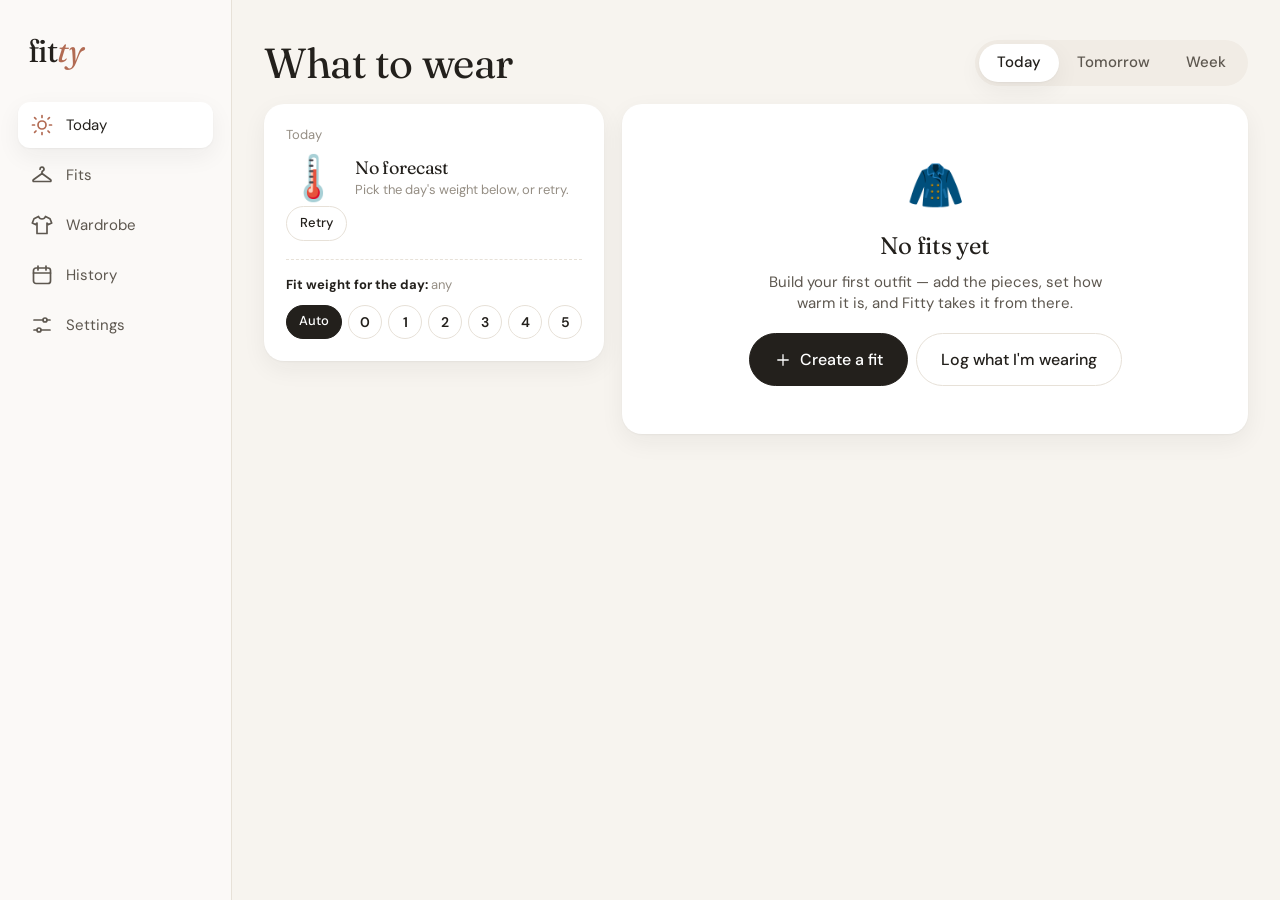
<file: index.html>
<!DOCTYPE html>
<html lang="en">
<head>
  <meta charset="utf-8">
  <meta name="viewport" content="width=device-width, initial-scale=1, viewport-fit=cover">
  <title>fitty</title>
  <meta name="description" content="Fitty picks your outfit so you don't have to.">
  <meta name="theme-color" content="#F7F4EF">
  <meta name="color-scheme" content="light dark">
  <script>
    // Apply the saved theme before the page paints (no white flash in dark mode).
    try {
      var p = localStorage.getItem('fitbud:theme') || 'light';
      var t = p === 'system' ? (matchMedia('(prefers-color-scheme: dark)').matches ? 'dark' : 'light') : p;
      document.documentElement.dataset.theme = t;
      var l = localStorage.getItem('fitty:lang');
      if (l === 'ar') { document.documentElement.lang = 'ar'; document.documentElement.dir = 'rtl'; }
    } catch (e) {}
  </script>
  <link rel="manifest" href="manifest.webmanifest">
  <link rel="icon" href="icons/icon-192.png" type="image/png">
  <link rel="apple-touch-icon" href="icons/apple-touch-icon.png">
  <meta name="apple-mobile-web-app-capable" content="yes">
  <meta name="mobile-web-app-capable" content="yes">
  <meta name="apple-mobile-web-app-status-bar-style" content="default">
  <meta name="apple-mobile-web-app-title" content="fitty">
  <link rel="preconnect" href="https://fonts.googleapis.com">
  <link rel="preconnect" href="https://fonts.gstatic.com" crossorigin>
  <link href="https://fonts.googleapis.com/css2?family=Fraunces:ital,opsz,wght@0,9..144,400;0,9..144,600;1,9..144,400;1,9..144,600&family=DM+Sans:opsz,wght@9..40,400;9..40,500;9..40,600&family=IBM+Plex+Sans+Arabic:wght@400;500;600&family=Noto+Naskh+Arabic:wght@500;600&display=swap" rel="stylesheet">
  <link rel="stylesheet" href="styles.css">
</head>
<body>
  <div class="app">
    <aside class="sidenav" aria-label="Main">
      <div class="brand">fit<em>ty</em></div>
      <nav class="navlist" id="sidenav"></nav>
    </aside>
    <main class="main">
      <header class="topbar">
        <div class="brand brand-mobile">fit<em>ty</em></div>
        <div id="topbar-right"></div>
      </header>
      <section id="view" class="view"></section>
    </main>
    <nav class="tabbar" id="tabbar" aria-label="Main"></nav>
  </div>
  <div id="sheets"></div>
  <div id="toasts" aria-live="polite"></div>
  <div id="dropveil" class="dropveil" hidden><div>Drop photos on a section</div></div>
  <script type="module" src="js/app.js"></script>
</body>
</html>
</file>
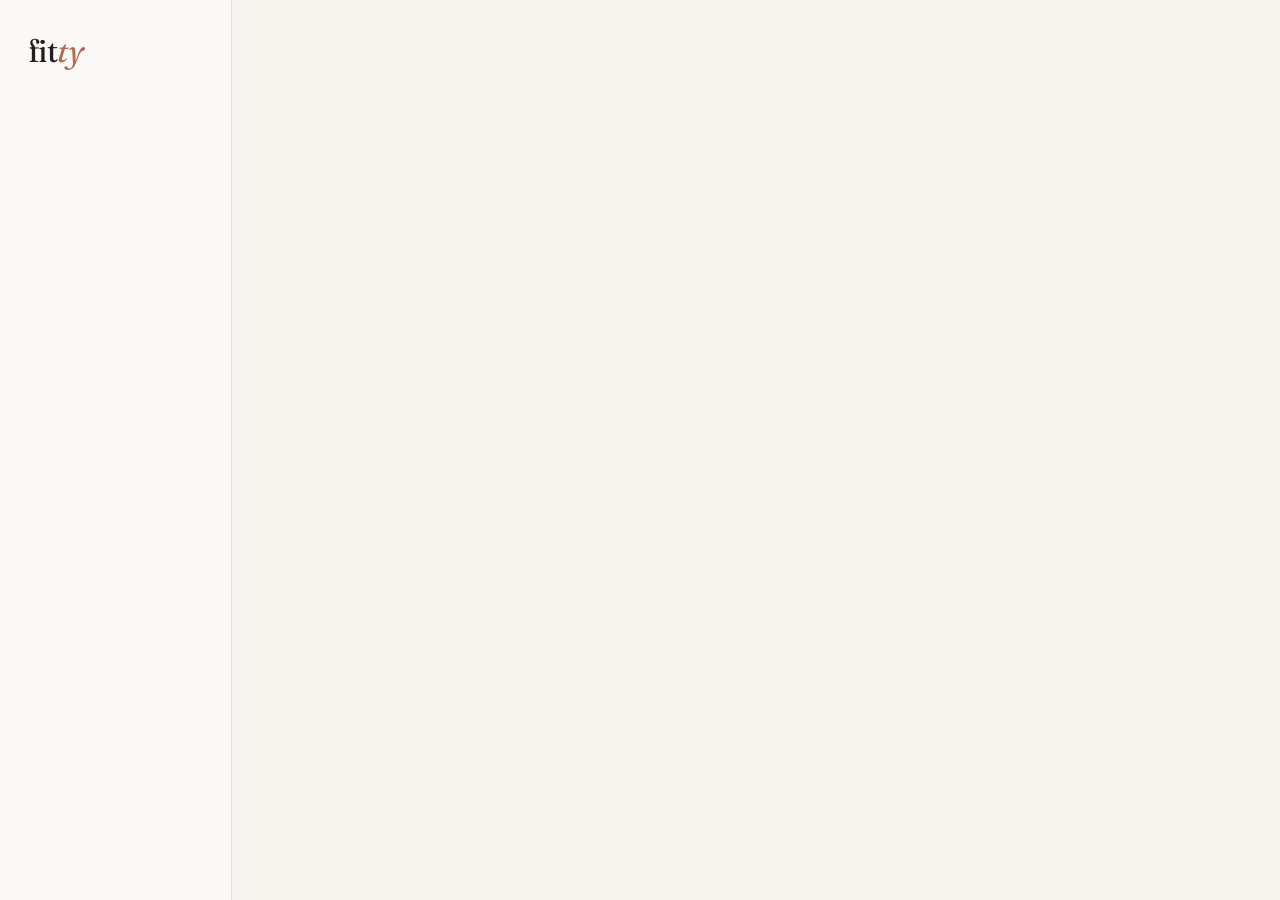
<file: beta/index.html>
<!doctype html>
<html lang="en">
<head>
<meta charset="utf-8">
<meta name="viewport" content="width=device-width, initial-scale=1">
<title>fitty</title>
<script>
  // The beta is now part of Fitty 3.0. Tidy up its offline copy, then open the main app,
  // which offers to bring over anything you did in the beta.
  (async () => {
    try {
      const regs = await navigator.serviceWorker?.getRegistrations?.() || [];
      await Promise.all(regs.filter(r => /\/beta\/$/.test(r.scope)).map(r => r.unregister()));
      const keys = await caches?.keys?.() || [];
      await Promise.all(keys.filter(k => k.startsWith('fitty-beta-')).map(k => caches.delete(k)));
    } catch (e) { }
    location.replace('../');
  })();
</script>
</head>
<body style="font-family:system-ui,sans-serif;text-align:center;padding:40px">
  <p>The Fitty beta is now part of the main app.</p>
  <p><a href="../">Open fitty</a></p>
</body>
</html>
</file>
<file: styles.css>
/* Fitty — light, airy, fashion-app styling */
:root {
  --bg: #F7F4EF;
  --surface: #FFFFFF;
  --tile: #F1ECE5;
  --tile-2: #EAE3D9;
  --ink: #23201C;
  --ink-2: #5D574F;
  --muted: #958E84;
  --line: #E7E1D8;
  --accent: #B26B53;
  --accent-ink: #FFFFFF;
  --accent-soft: #F3E3DB;
  --ok: #5E7F64;
  --danger: #B5483C;
  --light: #F0C987;
  --heavy: #8EA6BC;
  --radius: 20px;
  --radius-s: 12px;
  --shadow: 0 1px 2px rgba(35,32,28,.04), 0 8px 24px rgba(35,32,28,.06);
  --shadow-lg: 0 20px 60px rgba(35,32,28,.18);
  --serif: 'Fraunces', 'Iowan Old Style', 'Palatino Linotype', Georgia, serif;
  --sans: 'DM Sans', system-ui, -apple-system, 'Segoe UI', Roboto, sans-serif;
  --safe-b: env(safe-area-inset-bottom, 0px);
  --on-ink: #FFFFFF;
  --glass: rgba(255,255,255,.88);
  --glass-2: rgba(255,255,255,.5);
  --float: rgba(255,255,255,.94);
  --ok-soft: #E5EEE6;
  --backdrop: rgba(35,32,28,.32);
  --range-mid: #E9DFCF;
  --toast-btn: #F3E3DB;
  color-scheme: light;
}
:root[data-theme="dark"] {
  --bg: #151311;
  --surface: #1F1C19;
  --tile: #2A2622;
  --tile-2: #3A342E;
  --ink: #F2EDE6;
  --ink-2: #C9C1B6;
  --muted: #8F877C;
  --line: #342F2A;
  --accent: #D9917A;
  --accent-ink: #1A1715;
  --accent-soft: #3B2A23;
  --ok: #93B898;
  --ok-soft: #22302A;
  --danger: #EC8476;
  --light: #C9A15E;
  --heavy: #7D98B2;
  --on-ink: #171513;
  --glass: rgba(26,23,21,.86);
  --glass-2: rgba(31,28,25,.6);
  --float: rgba(31,28,25,.94);
  --backdrop: rgba(0,0,0,.55);
  --range-mid: #4A433B;
  --toast-btn: #B26B53;
  --shadow: 0 1px 2px rgba(0,0,0,.3), 0 8px 24px rgba(0,0,0,.25);
  --shadow-lg: 0 20px 60px rgba(0,0,0,.55);
  color-scheme: dark;
}
html { transition: background-color .2s; }
.theme-btn svg { width: 18px; height: 18px; }
#topbar-right { display: flex; gap: 8px; align-items: center; }

* { box-sizing: border-box; }
html, body { margin: 0; height: 100%; }
body {
  background: var(--bg); color: var(--ink); font-family: var(--sans); font-size: 15px; line-height: 1.45;
  -webkit-font-smoothing: antialiased; -webkit-tap-highlight-color: transparent;
}
button, input, select { font: inherit; color: inherit; }
button { cursor: pointer; }
img { display: block; max-width: 100%; }
h1, h2, h3 { font-family: var(--serif); font-weight: 400; margin: 0; letter-spacing: -0.01em; }
h1 { font-size: 34px; line-height: 1.1; }
h2 { font-size: 24px; }
h3 { font-size: 18px; }
.muted { color: var(--muted); }
.small { font-size: 13px; }
.hidden { display: none !important; }

/* ---------- Layout ---------- */
.app { display: flex; min-height: 100vh; }
.sidenav { display: none; }
.main { flex: 1; min-width: 0; padding-bottom: calc(84px + var(--safe-b)); }
.topbar { display: flex; align-items: center; justify-content: space-between; padding: 18px 20px 6px; }
.brand { font-family: var(--serif); font-size: 26px; letter-spacing: -0.02em; }
.brand em { color: var(--accent); }
.view { padding: 8px 20px 24px; max-width: 1120px; margin: 0 auto; }
.view-head { display: flex; align-items: end; justify-content: space-between; gap: 12px; margin: 10px 0 18px; flex-wrap: wrap; }
.view-head p { margin: 6px 0 0; }

.tabbar {
  position: fixed; left: 0; right: 0; bottom: 0; z-index: 20;
  display: grid; grid-template-columns: repeat(5, 1fr);
  background: var(--glass); backdrop-filter: blur(16px); -webkit-backdrop-filter: blur(16px);
  border-top: 1px solid var(--line); padding: 6px 4px calc(6px + var(--safe-b));
}
.tab { background: none; border: 0; display: flex; flex-direction: column; align-items: center; gap: 2px;
  padding: 6px 0; font-size: 11px; color: var(--muted); border-radius: 12px; }
.tab svg { width: 24px; height: 24px; }
.tab.active { color: var(--ink); }
.tab.active svg { color: var(--accent); }

@media (min-width: 900px) {
  .sidenav { display: flex; flex-direction: column; gap: 28px; width: 232px; padding: 28px 18px;
    position: sticky; top: 0; height: 100vh; border-inline-end: 1px solid var(--line); background: var(--glass-2); }
  .sidenav .brand { font-size: 32px; padding-inline-start: 10px; }
  .navlist { display: flex; flex-direction: column; gap: 4px; }
  .navlist .tab { flex-direction: row; gap: 12px; font-size: 15px; padding: 11px 12px; justify-content: flex-start; color: var(--ink-2); }
  .navlist .tab.active { background: var(--surface); box-shadow: var(--shadow); color: var(--ink); }
  .tabbar, .brand-mobile { display: none; }
  .main { padding-bottom: 0; }
  .topbar { padding: 22px 32px 0; justify-content: flex-end; }
  .view { padding: 8px 32px 40px; }
  h1 { font-size: 42px; }
}

/* ---------- Buttons & inputs ---------- */
.btn { border: 1px solid var(--line); background: var(--surface); border-radius: 999px; padding: 10px 18px;
  font-weight: 500; display: inline-flex; align-items: center; justify-content: center; gap: 8px; transition: transform .08s, background .15s; }
.btn:active { transform: scale(.97); }
.btn svg { width: 18px; height: 18px; }
.btn.primary { background: var(--ink); color: var(--on-ink); border-color: var(--ink); }
.btn.accent { background: var(--accent); color: var(--accent-ink); border-color: var(--accent); }
.btn.ghost { background: transparent; border-color: transparent; }
.btn.danger { color: var(--danger); }
.btn.danger.solid { background: var(--danger); color: #fff; border-color: var(--danger); }
.btn.lg { padding: 14px 24px; font-size: 16px; }
.btn.sm { padding: 7px 13px; font-size: 13px; }
.btn.icon { padding: 9px; border-radius: 50%; }
.btn[disabled] { opacity: .45; pointer-events: none; }
.input, select.input { width: 100%; border: 1px solid var(--line); background: var(--surface); border-radius: var(--radius-s);
  padding: 11px 14px; outline: none; transition: border-color .15s; }
.input:focus { border-color: var(--ink-2); }
label.field { display: block; margin-bottom: 16px; }
label.field > span { display: block; font-size: 13px; color: var(--ink-2); margin-bottom: 6px; font-weight: 500; }

.chips { display: flex; gap: 8px; overflow-x: auto; padding: 2px 2px 6px; scrollbar-width: none; }
.chips::-webkit-scrollbar { display: none; }
.chip { flex: none; border: 1px solid var(--line); background: var(--surface); border-radius: 999px; padding: 7px 14px;
  font-size: 13.5px; color: var(--ink-2); display: inline-flex; align-items: center; gap: 7px; white-space: nowrap; }
.chip.active { background: var(--ink); color: var(--on-ink); border-color: var(--ink); }
.chip .dot { width: 8px; height: 8px; border-radius: 50%; }

.seg { display: inline-flex; background: var(--tile); border-radius: 999px; padding: 4px; }
.seg button { border: 0; background: transparent; padding: 8px 18px; border-radius: 999px; font-weight: 500; color: var(--ink-2); }
.seg button.active { background: var(--surface); color: var(--ink); box-shadow: var(--shadow); }

.card { background: var(--surface); border-radius: var(--radius); box-shadow: var(--shadow); }
.pad { padding: 20px; }

/* ---------- Today ---------- */
.today-grid { display: grid; gap: 18px; }
@media (min-width: 900px) { .today-grid { grid-template-columns: 340px 1fr; align-items: start; } }
.weather { padding: 22px; position: relative; overflow: hidden; }
.weather .big { display: flex; align-items: center; gap: 14px; margin: 10px 0 6px; }
.weather .emoji { font-size: 44px; line-height: 1; }
.weather .temp { font-family: var(--serif); font-size: 48px; line-height: 1; }
.weather .temp small { font-size: 18px; color: var(--muted); font-family: var(--sans); }
.weather .meta { display: flex; gap: 14px; flex-wrap: wrap; color: var(--ink-2); font-size: 13.5px; }
.target { margin-top: 18px; padding-top: 16px; border-top: 1px dashed var(--line); }
.target-row { display: grid; grid-template-columns: auto repeat(6, minmax(0, 1fr)); gap: 6px; margin-top: 10px; }
.wbtn { width: 100%; aspect-ratio: 1; max-width: 42px; justify-self: center; border-radius: 50%; border: 1px solid var(--line); background: var(--surface); font-weight: 600; font-size: 14px; }
.wbtn.auto { width: auto; max-width: none; aspect-ratio: auto; padding: 0 12px; border-radius: 999px; font-weight: 500; font-size: 13px; }
.wbtn.active { background: var(--ink); color: var(--on-ink); border-color: var(--ink); }
.wbtn.suggested:not(.active) { border-color: var(--accent); color: var(--accent); }

.rec { padding: 18px; }
.rec-head { display: flex; justify-content: space-between; align-items: start; gap: 10px; margin-bottom: 14px; }
.rec-actions { display: grid; grid-template-columns: 1fr 1.6fr; gap: 10px; margin-top: 16px; }
.reasons { display: flex; gap: 8px; flex-wrap: wrap; margin-top: 12px; }
.reason { font-size: 12.5px; background: var(--tile); color: var(--ink-2); border-radius: 999px; padding: 5px 11px; }
.wearing-badge { display: inline-flex; align-items: center; gap: 6px; background: var(--ok-soft); color: var(--ok); padding: 5px 12px; border-radius: 999px; font-size: 13px; font-weight: 600; }
.empty { text-align: center; padding: 48px 24px; }
.empty .art { font-size: 46px; margin-bottom: 10px; }
.empty p { color: var(--ink-2); max-width: 340px; margin: 8px auto 18px; }
.fade-in { animation: fadeIn .35s ease; }
@keyframes fadeIn { from { opacity: 0; transform: translateY(6px); } to { opacity: 1; transform: none; } }

/* Flat-lay of a fit */
.flatlay { display: grid; grid-template-columns: repeat(auto-fill, minmax(130px, 1fr)); gap: 10px; }
.flatlay.big { grid-template-columns: repeat(auto-fill, minmax(150px, 1fr)); }
.item { background: var(--tile); border-radius: 16px; overflow: hidden; position: relative; aspect-ratio: 1 / 1.12; display: flex; flex-direction: column; }
.item .img { flex: 1; display: flex; align-items: center; justify-content: center; padding: 10px; min-height: 0; }
.item .img img { max-height: 100%; max-width: 100%; object-fit: contain; filter: drop-shadow(0 6px 10px rgba(35,32,28,.12)); }
.item .label { padding: 7px 10px 9px; font-size: 12.5px; line-height: 1.25; }
.item .label b { display: block; font-weight: 500; white-space: nowrap; overflow: hidden; text-overflow: ellipsis; }
.item .label span { color: var(--muted); font-size: 11.5px; text-transform: capitalize; }
.item.textonly .img { font-family: var(--serif); font-size: 19px; text-align: center; color: var(--ink-2); padding: 14px; line-height: 1.2; word-break: break-word; }
.item .x { position: absolute; top: 6px; inset-inline-end: 6px; width: 28px; height: 28px; border-radius: 50%; border: 0; background: var(--float); color: var(--ink);
  display: flex; align-items: center; justify-content: center; box-shadow: var(--shadow); }
.item .x svg { width: 14px; height: 14px; }
.item .busy { position: absolute; inset-inline-start: 8px; top: 8px; font-size: 11px; background: var(--float); padding: 3px 8px; border-radius: 999px; }
.item.selected { outline: 2.5px solid var(--ink); outline-offset: -2.5px; }
.item .check { position: absolute; top: 7px; inset-inline-end: 7px; width: 24px; height: 24px; border-radius: 50%; background: var(--ink); color: var(--on-ink); display: none; align-items: center; justify-content: center; }
.item.selected .check { display: flex; }
.item .check svg { width: 14px; height: 14px; }
button.item { border: 0; padding: 0; text-align: start; }

/* ---------- Fits list ---------- */
.fit-grid { display: grid; grid-template-columns: repeat(auto-fill, minmax(160px, 1fr)); gap: 14px; }
@media (min-width: 900px) { .fit-grid { grid-template-columns: repeat(auto-fill, minmax(210px, 1fr)); gap: 18px; } }
.fitcard { position: relative; border: 0; padding: 0; text-align: start; background: var(--surface); border-radius: var(--radius); box-shadow: var(--shadow); overflow: hidden; transition: transform .15s; }
.fitcard:hover { transform: translateY(-2px); }
.fitcard .body { padding: 10px 13px 13px; }
.fitcard .name { font-family: var(--serif); font-size: 17px; white-space: nowrap; overflow: hidden; text-overflow: ellipsis; }
.fitcard .sub { display: flex; justify-content: space-between; align-items: center; font-size: 12px; color: var(--muted); margin-top: 3px; gap: 6px; }
.collage { display: grid; gap: 3px; aspect-ratio: 1 / 1; background: var(--surface); padding: 3px; }
.collage .c { background: var(--tile); display: flex; align-items: center; justify-content: center; overflow: hidden; border-radius: 10px; min-height: 0; min-width: 0; }
.collage .c img { max-width: 88%; max-height: 88%; object-fit: contain; }
.collage .c.t { font-family: var(--serif); font-size: 14px; color: var(--ink-2); text-align: center; padding: 6px; line-height: 1.15; }
.collage.n1 { grid-template-columns: 1fr; }
.collage.n2 { grid-template-columns: 1fr 1fr; }
.collage.n3 { grid-template-columns: 1fr 1fr; grid-template-rows: 1fr 1fr; }
.collage.n3 .c:first-child { grid-row: span 2; }
.collage.n4 { grid-template-columns: 1fr 1fr; grid-template-rows: 1fr 1fr; }
.wdots { display: inline-flex; gap: 3px; align-items: center; }
.wdots i { width: 6px; height: 6px; border-radius: 50%; background: var(--tile-2); }
.wdots i.on { background: var(--heavy); }
.wdots.light i.on { background: var(--light); }
.grouptag { display: inline-flex; align-items: center; gap: 5px; font-size: 12px; color: var(--ink-2); }
.grouptag .dot { width: 7px; height: 7px; border-radius: 50%; }
.fab-row { display: flex; gap: 8px; }

/* ---------- Sheets (modals) ---------- */
#sheets .sheet-wrap { position: fixed; inset: 0; z-index: 50; display: flex; align-items: flex-end; justify-content: center; }
.sheet-backdrop { position: absolute; inset: 0; background: var(--backdrop); animation: fade .2s ease; }
.sheet { position: relative; background: var(--bg); width: 100%; max-height: 94vh; border-radius: 26px 26px 0 0; box-shadow: var(--shadow-lg);
  display: flex; flex-direction: column; animation: up .26s cubic-bezier(.2,.8,.2,1); }
.sheet.full { height: 94vh; }
.sheet-head { display: flex; align-items: center; justify-content: space-between; gap: 10px; padding: 16px 18px 10px; }
.sheet-head h2 { font-size: 22px; }
.sheet-body { padding: 4px 18px 18px; overflow-y: auto; flex: 1; -webkit-overflow-scrolling: touch; }
.sheet-foot { padding: 12px 18px calc(14px + var(--safe-b)); border-top: 1px solid var(--line); display: flex; gap: 10px; background: var(--bg); border-radius: 0 0 26px 26px; }
.sheet-foot .grow { flex: 1; }
.grabber { width: 40px; height: 4px; border-radius: 4px; background: var(--tile-2); margin: 8px auto 0; }
@media (min-width: 900px) {
  #sheets .sheet-wrap { align-items: center; }
  .sheet { width: min(760px, 92vw); border-radius: 26px; max-height: 88vh; }
  .sheet.narrow { width: min(460px, 92vw); }
  .sheet.full { height: 88vh; }
  .grabber { display: none; }
}
.head-btns { display: flex; gap: 2px; }
/* Movable sheets (the pieces picker): you can see and use the editor underneath */
.sheet-wrap.movable { pointer-events: none; }
.sheet-wrap.movable .sheet { pointer-events: auto; transition: translate .22s cubic-bezier(.2,.8,.2,1); }
.sheet-wrap.movable .sheet-backdrop { display: none; }
.sheet.movable { box-shadow: 0 -6px 30px rgba(0,0,0,.14), var(--shadow-lg); }
.sheet.movable.picker { max-height: 64vh; }
.sheet.movable .sheet-head, .sheet.movable .grabber { cursor: grab; touch-action: none; user-select: none; -webkit-user-select: none; }
.sheet.movable .grabber { display: block; width: 46px; padding: 0; margin: 8px auto 0; }
.sheet.movable.dragging { transition: none; }
.sheet.movable.dragging .sheet-head { cursor: grabbing; }
.sheet.movable.no-anim { transition: none; animation: none; }
.sheet.collapsed .sheet-body, .sheet.collapsed .sheet-foot { display: none !important; }
.sheet.collapsed { height: auto !important; }
.sheet.collapsed .sheet-head { padding-bottom: calc(14px + var(--safe-b)); }
@media (min-width: 900px) {
  .sheet.movable.picker { width: min(460px, 92vw); max-height: 80vh; }
  .sheet.movable.collapsed .sheet-head { padding-bottom: 12px; }
}
@keyframes up { from { transform: translateY(40px); opacity: 0; } to { transform: none; opacity: 1; } }
@keyframes fade { from { opacity: 0; } to { opacity: 1; } }

/* ---------- Fit editor ---------- */
.slot { background: var(--surface); border-radius: var(--radius); padding: 14px; margin-bottom: 12px; border: 2px dashed transparent; transition: border-color .15s, background .15s; }
.slot.dragover { border-color: var(--accent); background: var(--accent-soft); }
.slot.active-slot { box-shadow: 0 0 0 1.5px var(--line); }
.slot-head { display: flex; justify-content: space-between; align-items: center; margin-bottom: 10px; }
.slot-head h3 { font-size: 17px; display: flex; align-items: center; gap: 8px; }
.slot-head .count { font-family: var(--sans); font-size: 12px; color: var(--muted); }
.slot .flatlay { grid-template-columns: repeat(auto-fill, minmax(96px, 1fr)); gap: 8px; }
.add-tile { border: 1.5px dashed var(--tile-2); background: transparent; border-radius: 16px; aspect-ratio: 1 / 1.12; display: flex; flex-direction: column;
  align-items: center; justify-content: center; gap: 6px; color: var(--muted); font-size: 12.5px; padding: 8px; text-align: center; }
.add-tile svg { width: 22px; height: 22px; }
.add-tile:hover { border-color: var(--accent); color: var(--accent); }
.slot-hint { font-size: 12px; color: var(--muted); margin-top: 8px; }

.weight-box { background: var(--surface); border-radius: var(--radius); padding: 16px; margin-bottom: 14px; }
.weight-top { display: flex; justify-content: space-between; align-items: baseline; }
.weight-val { font-family: var(--serif); font-size: 30px; line-height: 1; }
.range { -webkit-appearance: none; appearance: none; width: 100%; height: 8px; border-radius: 8px; margin: 18px 0 8px;
  background: linear-gradient(90deg, var(--light), var(--range-mid) 50%, var(--heavy)); outline: none; }
.range::-webkit-slider-thumb { -webkit-appearance: none; width: 28px; height: 28px; border-radius: 50%; background: var(--surface); border: 2px solid var(--ink); box-shadow: var(--shadow); cursor: grab; }
.range::-moz-range-thumb { width: 26px; height: 26px; border-radius: 50%; background: var(--surface); border: 2px solid var(--ink); cursor: grab; }
.range-labels { display: flex; justify-content: space-between; font-size: 11.5px; color: var(--muted); }
.two-col { display: grid; grid-template-columns: 1fr 1fr; gap: 12px; }

/* ---------- Piece picker / new piece ---------- */
.dropzone { border: 1.5px dashed var(--tile-2); border-radius: var(--radius); padding: 18px; text-align: center; color: var(--ink-2); background: var(--surface); transition: .15s; }
.dropzone.dragover { border-color: var(--accent); background: var(--accent-soft); }
.dropzone .btns { display: flex; gap: 8px; justify-content: center; flex-wrap: wrap; margin-top: 10px; }
.preview { background: var(--tile); border-radius: var(--radius); aspect-ratio: 1 / 1; max-height: 340px; width: 100%; display: flex; align-items: center; justify-content: center; position: relative; overflow: hidden; margin-bottom: 12px; }
.preview img { max-width: 86%; max-height: 86%; object-fit: contain; filter: drop-shadow(0 10px 16px rgba(35,32,28,.14)); }
.preview .ph { font-family: var(--serif); font-size: 22px; color: var(--muted); padding: 20px; text-align: center; }
.preview .busy { position: absolute; bottom: 10px; left: 50%; transform: translateX(-50%); background: var(--float); padding: 6px 12px; border-radius: 999px; font-size: 12.5px; box-shadow: var(--shadow); }
.row { display: flex; gap: 8px; align-items: center; }
.row .input { flex: 1; }
.section-title { font-size: 12px; text-transform: uppercase; letter-spacing: .08em; color: var(--muted); margin: 18px 0 10px; font-weight: 600; }

/* ---------- History ---------- */
.cal-head { display: flex; align-items: center; justify-content: space-between; margin-bottom: 12px; }
.cal { display: grid; grid-template-columns: repeat(7, 1fr); gap: 6px; }
.cal .dow { font-size: 11px; color: var(--muted); text-align: center; padding-bottom: 2px; text-transform: uppercase; letter-spacing: .06em; }
.day { aspect-ratio: 1 / 1.15; border: 0; border-radius: 12px; background: var(--surface); padding: 4px; display: flex; flex-direction: column; align-items: stretch; position: relative; overflow: hidden; }
.day .n { font-size: 11.5px; color: var(--ink-2); text-align: start; padding-inline-start: 3px; }
.day .th { flex: 1; display: flex; align-items: center; justify-content: center; min-height: 0; }
.day .th img { max-height: 100%; max-width: 100%; object-fit: contain; }
.day .th .t { font-family: var(--serif); font-size: 10px; color: var(--ink-2); line-height: 1.1; text-align: center; overflow: hidden; }
.day.out { opacity: .35; }
.day.today { box-shadow: inset 0 0 0 1.5px var(--accent); }
.day.worn { background: var(--tile); }
.day.future { background: transparent; border: 1px dashed var(--line); }
.stats { display: grid; grid-template-columns: repeat(3, 1fr); gap: 10px; margin-top: 18px; }
.stat { padding: 14px; }
.stat b { font-family: var(--serif); font-size: 24px; font-weight: 400; display: block; }
.stat span { font-size: 12px; color: var(--muted); }

/* ---------- Settings ---------- */
.settings { display: grid; gap: 16px; max-width: 720px; }
.settings .card h3 { margin-bottom: 4px; }
.settings .card > p { margin: 0 0 14px; color: var(--ink-2); font-size: 13.5px; }
.map-table { width: 100%; border-collapse: collapse; }
.map-table td { padding: 6px 4px; border-bottom: 1px solid var(--line); font-size: 14px; }
.map-table input { width: 80px; padding: 7px 10px; }
.result-list { display: flex; flex-direction: column; gap: 6px; margin-top: 10px; }
.result-list button { text-align: left; border: 1px solid var(--line); background: var(--surface); border-radius: var(--radius-s); padding: 10px 12px; }
.group-row { display: flex; align-items: center; gap: 10px; padding: 8px 0; border-bottom: 1px solid var(--line); }
.group-row .input { flex: 1; }
.swatch { width: 26px; height: 26px; border-radius: 50%; border: 2px solid var(--surface); box-shadow: 0 0 0 1px var(--line); flex: none; }
.toggle { display: flex; align-items: center; justify-content: space-between; gap: 12px; }
.switch { position: relative; width: 48px; height: 28px; flex: none; }
.switch input { opacity: 0; width: 0; height: 0; }
.switch span { position: absolute; inset: 0; background: var(--tile-2); border-radius: 999px; transition: .2s; }
.switch span::after { content: ''; position: absolute; width: 22px; height: 22px; inset-inline-start: 3px; top: 3px; background: #fff; border-radius: 50%; transition: .2s; box-shadow: 0 1px 3px rgba(0,0,0,.2); }
.switch input:checked + span { background: var(--ok); }
.switch input:checked + span::after { transform: translateX(20px); }

/* ---------- Toasts & drop veil ---------- */
#toasts { position: fixed; left: 50%; transform: translateX(-50%); bottom: calc(96px + var(--safe-b)); z-index: 100000; display: flex; flex-direction: column; gap: 8px; align-items: center; pointer-events: none; width: max-content; max-width: 92vw; }
@media (min-width: 900px) { #toasts { bottom: 28px; } }
.toast { background: var(--ink); color: var(--on-ink); padding: 11px 18px; border-radius: 999px; font-size: 14px; box-shadow: var(--shadow-lg); animation: up .25s ease; pointer-events: auto; display: flex; gap: 12px; align-items: center; }
.toast button { background: none; border: 0; color: var(--toast-btn); font-weight: 600; padding: 0; }
.dropveil { position: fixed; inset: 0; z-index: 40; pointer-events: none; background: rgba(178,107,83,.06); border: 3px dashed var(--accent); }
.dropveil div { position: absolute; top: 18px; left: 50%; transform: translateX(-50%); background: var(--accent); color: #fff; padding: 8px 16px; border-radius: 999px; font-size: 14px; }
:root[data-theme="dark"] .sheet { border: 1px solid var(--line); }
:root[data-theme="dark"] .sheet.movable { box-shadow: 0 0 0 1px rgba(255,255,255,.04), var(--shadow-lg); }

/* =================== v2 =================== */
:root { --warn: #A87318; --warn-soft: #F6EBD3; --danger-soft: #F6E0DC; }
:root[data-theme="dark"] { --warn: #E2B25C; --warn-soft: #3A2F1C; --danger-soft: #3A2320; }
.chips.mt { margin-top: 14px; }
.linkbtn { background: none; border: 0; padding: 0; color: var(--accent); font-weight: 500; font-size: 13px; }

/* color dots + harmony badge */
.cdot { display: inline-block; width: 9px; height: 9px; border-radius: 50%; margin-inline-end: 5px; vertical-align: -0.5px; box-shadow: inset 0 0 0 1px rgba(0,0,0,.12); }
:root[data-theme="dark"] .cdot, :root[data-theme="dark"] .cdots i { box-shadow: inset 0 0 0 1px rgba(255,255,255,.18); }
.cdots { display: inline-flex; gap: 3px; align-items: center; }
.cdots i { width: 10px; height: 10px; border-radius: 50%; box-shadow: inset 0 0 0 1px rgba(0,0,0,.12); }
.hbadge { display: inline-flex; align-items: center; gap: 5px; font-size: 12px; font-weight: 600; padding: 3px 10px; border-radius: 999px; white-space: nowrap; }
.hbadge::before { content: ''; width: 6px; height: 6px; border-radius: 50%; background: currentColor; }
.hbadge.great { background: var(--ok-soft); color: var(--ok); }
.hbadge.good { background: var(--tile); color: var(--ok); }
.hbadge.bold { background: var(--warn-soft); color: var(--warn); }
.hbadge.clash { background: var(--danger-soft); color: var(--danger); }
.learned-note { margin-top: 12px; font-size: 13px; color: var(--ink-2); background: var(--tile); border-radius: 12px; padding: 8px 12px; }

/* color strip in the fit editor */
.color-strip { display: flex; align-items: center; gap: 14px; background: var(--surface); border-radius: var(--radius); padding: 12px 16px; margin-bottom: 12px; flex-wrap: wrap; }
.color-strip .swatches { display: flex; }
.color-strip .sw { width: 26px; height: 26px; border-radius: 50%; border: 2px solid var(--surface); margin-inline-start: -6px; display: flex; align-items: center; justify-content: center; font-size: 12px; color: var(--muted); box-shadow: 0 0 0 1px var(--line); }
.color-strip .sw:first-child { margin-inline-start: 0; }
.color-strip .ch-text { display: flex; gap: 8px; align-items: center; flex-wrap: wrap; flex: 1; min-width: 180px; }

/* palette picker */
.palette { display: grid; grid-template-columns: repeat(auto-fill, minmax(30px, 1fr)); gap: 8px; }
.psw { width: 30px; height: 30px; border-radius: 50%; border: 0; box-shadow: inset 0 0 0 1px rgba(0,0,0,.14); justify-self: center; transition: transform .1s; }
:root[data-theme="dark"] .psw { box-shadow: inset 0 0 0 1px rgba(255,255,255,.2); }
.psw:hover { transform: scale(1.1); }
.psw.on { box-shadow: 0 0 0 2px var(--bg), 0 0 0 4px var(--ink); }

/* how did it feel */
.feel-card { position: relative; display: flex; align-items: center; gap: 16px; padding-block: 16px; padding-inline: 18px 48px; margin-bottom: 18px; flex-wrap: wrap; border: 1px solid var(--line); }
.feel-q { flex: 1; min-width: 200px; }
.feel-q b { display: block; font-family: var(--serif); font-weight: 400; font-size: 18px; margin: 2px 0; }
.feel-btns { display: flex; gap: 8px; flex-wrap: wrap; }
.feel-btns .btn { padding: 9px 14px; }
.feel-x { position: absolute; top: 8px; inset-inline-end: 8px; }
.feel-row { display: flex; gap: 8px; align-items: center; flex-wrap: wrap; margin-top: 14px; }

/* ideas */
.ideas { display: grid; gap: 12px; }
.idea { display: grid; grid-template-columns: 120px 1fr; gap: 14px; padding: 10px; box-shadow: none; border: 1px solid var(--line); }
.idea-collage .collage { border-radius: 14px; overflow: hidden; }
.idea-body { display: flex; flex-direction: column; gap: 6px; min-width: 0; padding: 4px 4px 2px 0; }
.idea-top { display: flex; justify-content: space-between; align-items: center; gap: 8px; }
.idea-names { display: flex; flex-wrap: wrap; gap: 4px 12px; font-size: 13.5px; }
.idea-actions { display: flex; gap: 8px; margin-top: auto; padding-top: 4px; justify-content: flex-end; flex-wrap: wrap; }
@media (min-width: 900px) { .idea { grid-template-columns: 150px 1fr; } }

/* week planner */
.wk-head { display: flex; justify-content: space-between; align-items: center; gap: 12px; margin-bottom: 12px; flex-wrap: wrap; }
.wk-head > div { min-width: 0; flex: 1; }
.wk-list { display: grid; gap: 10px; }
.wk-row { display: grid; grid-template-columns: 92px 64px 1fr auto; align-items: center; gap: 12px; padding: 10px 14px; }
.wk-row.is-today { box-shadow: inset 0 0 0 1.5px var(--accent), var(--shadow); }
.wk-date b { display: block; font-family: var(--serif); font-weight: 400; font-size: 17px; }
.wk-date span { font-size: 12px; color: var(--muted); }
.wk-wx { display: flex; flex-direction: column; align-items: center; font-size: 22px; line-height: 1.1; }
.wk-wx span { font-size: 14px; font-weight: 600; }
.wk-wx small { font-size: 10.5px; color: var(--muted); }
.wk-fit { display: flex; align-items: center; gap: 12px; min-width: 0; }
.wk-thumb { width: 60px; flex: none; border-radius: 12px; overflow: hidden; }
.wk-thumb .collage { padding: 2px; gap: 2px; }
.wk-thumb .collage .c { border-radius: 6px; }
.wk-thumb .collage .c.t { font-size: 8px; }
.wk-name { min-width: 0; }
.wk-name b { display: block; font-weight: 500; white-space: nowrap; overflow: hidden; text-overflow: ellipsis; }
.wk-name > span { display: flex; gap: 8px; align-items: center; margin-top: 4px; flex-wrap: wrap; }
.wk-act { display: flex; gap: 6px; justify-content: flex-end; }
@media (max-width: 640px) {
  .wk-row { grid-template-columns: 74px 1fr; grid-template-areas: "date fit" "wx act"; row-gap: 8px; padding: 12px; }
  .wk-date { grid-area: date; } .wk-fit { grid-area: fit; }
  .wk-wx { grid-area: wx; flex-direction: row; gap: 4px; font-size: 15px; align-items: center; justify-content: flex-start; }
  .wk-wx small { display: none; }
  .wk-act { grid-area: act; justify-content: flex-end; }
  .wk-thumb { width: 52px; }
  .wk-act .btn.sm { padding: 6px 12px; font-size: 12.5px; }
}

/* stats */
.kpis { display: grid; grid-template-columns: repeat(2, 1fr); gap: 10px; margin-bottom: 14px; }
@media (min-width: 900px) { .kpis { grid-template-columns: repeat(4, 1fr); } }
.stat b small { font-size: 15px; color: var(--muted); font-family: var(--sans); }
.stats-grid { display: grid; gap: 14px; }
@media (min-width: 900px) { .stats-grid { grid-template-columns: 1fr 1fr; align-items: start; } }
.stats-grid h3 { margin-bottom: 6px; }
.bars { display: grid; gap: 10px; margin-top: 10px; }
.bar-row { display: grid; grid-template-columns: minmax(80px, 38%) 1fr 36px; align-items: center; gap: 10px; font-size: 13.5px; }
.bar-label { white-space: nowrap; overflow: hidden; text-overflow: ellipsis; color: var(--ink-2); }
.bar-track { height: 10px; border-radius: 4px; background: var(--tile); overflow: hidden; }
.bar { display: block; height: 100%; border-radius: 4px; background: var(--accent); }
.bar-row:hover .bar { filter: brightness(1.08); }
.bar-val { text-align: right; font-variant-numeric: tabular-nums; color: var(--ink); font-weight: 500; }
.flatlay.mini { grid-template-columns: repeat(auto-fill, minmax(92px, 1fr)); gap: 8px; margin-top: 10px; }
.flatlay.mini .item .label b { font-size: 12px; }
.colorbar { display: flex; gap: 2px; height: 22px; border-radius: 6px; overflow: hidden; margin: 12px 0; }
.colorbar span { min-width: 6px; }
.legend { display: flex; flex-wrap: wrap; gap: 6px 14px; font-size: 13px; color: var(--ink-2); }
.legend i { display: inline-block; width: 10px; height: 10px; border-radius: 50%; margin-inline-end: 6px; box-shadow: inset 0 0 0 1px rgba(0,0,0,.14); }
.legend b { color: var(--ink); font-weight: 600; margin-inline-start: 2px; }
.cpw { display: grid; gap: 6px; }
.cpw button { display: grid; grid-template-columns: 1fr auto; grid-template-areas: "n v" "n s"; text-align: left; background: var(--tile); border: 0; border-radius: 12px; padding: 8px 12px; column-gap: 10px; }
.cpw span { grid-area: n; align-self: center; white-space: nowrap; overflow: hidden; text-overflow: ellipsis; }
.cpw b { grid-area: v; text-align: end; font-variant-numeric: tabular-nums; }
.cpw small { grid-area: s; text-align: end; color: var(--muted); font-size: 11.5px; }
.comfort { display: grid; grid-template-columns: repeat(3, 1fr); gap: 8px; margin-top: 10px; }
.comfort div { background: var(--tile); border-radius: 12px; padding: 10px; text-align: center; }
.comfort b { display: block; font-family: var(--serif); font-weight: 400; font-size: 26px; }
.comfort span { font-size: 12px; color: var(--ink-2); }

/* what's new */
.whatsnew { display: grid; gap: 14px; }
.whatsnew > div { display: flex; gap: 14px; align-items: flex-start; }
.wn-e { font-size: 22px; min-width: 52px; text-align: center; }
.whatsnew b { font-family: var(--serif); font-weight: 400; font-size: 17px; }
.whatsnew p { margin: 2px 0 0; color: var(--ink-2); font-size: 13.5px; }

.fe { font-size: 1.05em; }
.preview.noimg { aspect-ratio: auto; height: 120px; }
@media (max-width: 640px) {
  .feel-card { padding-block: 14px; padding-inline: 16px 44px; }
  .feel-btns { display: grid; grid-template-columns: repeat(3, 1fr); width: 100%; }
  .feel-btns .btn { flex-direction: column; gap: 2px; padding: 8px 4px; font-size: 12.5px; border-radius: 14px; }
  .feel-btns .fe { font-size: 20px; }
}

.offline-row { display: flex; align-items: center; justify-content: space-between; gap: 10px; flex-wrap: wrap; margin-top: 12px; padding-top: 12px; border-top: 1px dashed var(--line); }
.ok-dot { display: inline-block; width: 8px; height: 8px; border-radius: 50%; background: var(--ok); margin-right: 8px; vertical-align: 1px; }
.item .pending { position: absolute; inset-inline-start: 8px; top: 8px; font-size: 11px; background: var(--float); padding: 3px 8px; border-radius: 999px; }
/* On phones, a minimized window sits above the tab bar so you can still switch pages */
@media (max-width: 899px) {
  .sheet.movable.collapsed { margin-bottom: calc(68px + var(--safe-b)); border-radius: 22px; }
  .sheet.movable.collapsed .sheet-head { padding-bottom: 12px; }
}

/* log what you're wearing */
.wear-other { display: flex; align-items: center; justify-content: center; gap: 6px; width: 100%; margin-top: 12px; padding: 10px; background: none; border: 1.5px dashed var(--line); border-radius: 14px; color: var(--ink-2); font-size: 14px; }
.wear-other:hover { border-color: var(--accent); color: var(--accent); }
.wear-other svg { width: 16px; height: 16px; }
.log-grid { grid-template-columns: repeat(auto-fill, minmax(120px, 1fr)) !important; }
.log-grid .fitcard .name { font-size: 14px; }
.fitcard.newfit { display: flex; flex-direction: column; border: 1.5px dashed var(--tile-2); box-shadow: none; background: transparent; }
.fitcard.newfit .nf-plus { aspect-ratio: 1 / 1; display: flex; align-items: center; justify-content: center; color: var(--accent); }
.fitcard.newfit .nf-plus svg { width: 34px; height: 34px; }
.fitcard.newfit:hover { border-color: var(--accent); }


/* =================== Arabic / right-to-left =================== */
:root { --arabic-sans: 'IBM Plex Sans Arabic', 'Noto Sans Arabic', 'Segoe UI', Tahoma, sans-serif; --arabic-serif: 'Noto Naskh Arabic', 'Amiri', 'Times New Roman', serif; }
[dir="rtl"] { --sans: 'DM Sans', var(--arabic-sans); --serif: var(--arabic-serif); }
[dir="rtl"] body { line-height: 1.6; }
[dir="rtl"] h1 { font-size: 30px; line-height: 1.35; font-weight: 600; }
[dir="rtl"] h2, [dir="rtl"] h3 { font-weight: 600; line-height: 1.4; }
@media (min-width: 900px) { [dir="rtl"] h1 { font-size: 36px; } }
/* letter-spacing breaks the joined-up letters of Arabic */
[dir="rtl"] h1, [dir="rtl"] h2, [dir="rtl"] h3, [dir="rtl"] .section-title, [dir="rtl"] .cal .dow { letter-spacing: 0; text-transform: none; }
[dir="rtl"] .section-title { font-size: 13px; }
/* the logo stays Latin */
.brand { font-family: 'Fraunces', 'Iowan Old Style', Georgia, serif; direction: ltr; unicode-bidi: isolate; }
/* switch knob slides the other way */
[dir="rtl"] .switch input:checked + span::after { transform: translateX(-20px); }
/* weight slider: light at the start (right), heavy at the end (left) */
[dir="rtl"] .range { background: linear-gradient(270deg, var(--light), var(--range-mid) 50%, var(--heavy)); }
/* numbers and temperatures keep reading left-to-right inside Arabic text */
[dir="rtl"] .weight-val, [dir="rtl"] .temp, [dir="rtl"] .bar-val, [dir="rtl"] .stat b { unicode-bidi: plaintext; }

/* ---------- v2.7: beta label ---------- */
.beta-tag { font-family: var(--sans); font-size: 10px; font-weight: 600; letter-spacing: .06em; text-transform: uppercase; color: var(--accent); background: var(--accent-soft); padding: 2px 6px; border-radius: 999px; margin-inline-start: 6px; vertical-align: super; }
.beta-card, .store-hint { display: flex; align-items: center; gap: 14px; padding: 14px 16px; margin-bottom: 18px; border: 1px solid var(--line); flex-wrap: wrap; }
.beta-card > div, .store-hint > div { flex: 1 1 200px; min-width: 0; }
.sh-e { font-size: 26px; }
.store-hint { margin-top: 14px; margin-bottom: 0; }

/* ---------- v2.7: seasonal storage ---------- */
.item .stored-tag { background: var(--float); }
.fitcard.stored .collage { opacity: .45; filter: grayscale(.5); }
.fitcard.stored .name { color: var(--muted); }
.stored-badge { position: absolute; top: 10px; inset-inline-start: 10px; font-size: 11px; background: var(--float); padding: 3px 9px; border-radius: 999px; }
.storage-row { padding: 12px 14px; border-radius: var(--radius-s); background: var(--tile); }
.storage-row b { font-weight: 600; font-size: 14px; }
.store-grid { grid-template-columns: repeat(auto-fill, minmax(96px, 1fr)); }

/* ---------- v2.7: share ---------- */
.share-seg { margin: 0 auto 14px; width: max-content; }
.share-preview { display: flex; align-items: center; justify-content: center; background: var(--tile); border-radius: var(--radius-s); min-height: 300px; padding: 10px; }
.share-preview img { display: block; max-width: 100%; max-height: 56vh; border-radius: 10px; box-shadow: var(--shadow); }

/* ---------- v2.7: device to device ---------- */
.sync-qr { display: flex; justify-content: space-between; align-items: center; gap: 12px; flex-wrap: wrap; margin-top: 16px; padding-top: 14px; border-top: 1px dashed var(--line); }
.sync-qr > div:first-child { flex: 1 1 220px; }
.xfer-hint { text-align: center; margin-top: 0; }
.xfer-list { padding-inline-start: 18px; line-height: 1.6; }
.xfer-steps { display: flex; gap: 6px; justify-content: center; margin-bottom: 14px; }
.xfer-steps span { width: 28px; height: 4px; border-radius: 4px; background: var(--tile-2); }
.xfer-steps span.on { background: var(--accent); }
.qr-box { background: #fff; padding: 14px; border-radius: 16px; width: min(300px, 78vw); margin: 0 auto; box-shadow: var(--shadow); }
.qr-box svg { display: block; width: 100%; height: auto; }
.xfer .sheet-body { text-align: start; }
.xfer .linkbtn { display: block; margin-inline: auto; }
.cam { position: relative; width: min(320px, 82vw); aspect-ratio: 1; margin: 0 auto; border-radius: 18px; overflow: hidden; background: #000; }
.cam video { width: 100%; height: 100%; object-fit: cover; }
.cam-frame { position: absolute; inset: 14%; border: 3px solid rgba(255,255,255,.85); border-radius: 16px; box-shadow: 0 0 0 999px rgba(0,0,0,.25); }
.xfer-msg { text-align: center; padding: 18px 6px; }
.xfer-msg .art { font-size: 42px; }
.prog { height: 8px; border-radius: 8px; background: var(--tile-2); overflow: hidden; margin: 12px 0; }
.prog > div { height: 100%; background: var(--accent); transition: width .2s; }
.spin { width: 34px; height: 34px; border: 3px solid var(--tile-2); border-top-color: var(--accent); border-radius: 50%; margin: 10px auto; animation: spin .8s linear infinite; }
@keyframes spin { to { transform: rotate(360deg); } }
.storage-sheet .chips { flex-wrap: wrap; overflow: visible; }
/* Phones: the weather table was wider than the screen and stretched the whole Settings page */
.map-table td { overflow-wrap: anywhere; }
@media (max-width: 440px) {
  .map-table td:last-child { display: none; }
  .map-table input { width: 64px; padding: 7px 8px; }
}
.settings .card.toggle { flex-wrap: wrap; }
.settings .card.toggle > div:first-child { flex: 1 1 160px; min-width: 0; }
</file>
